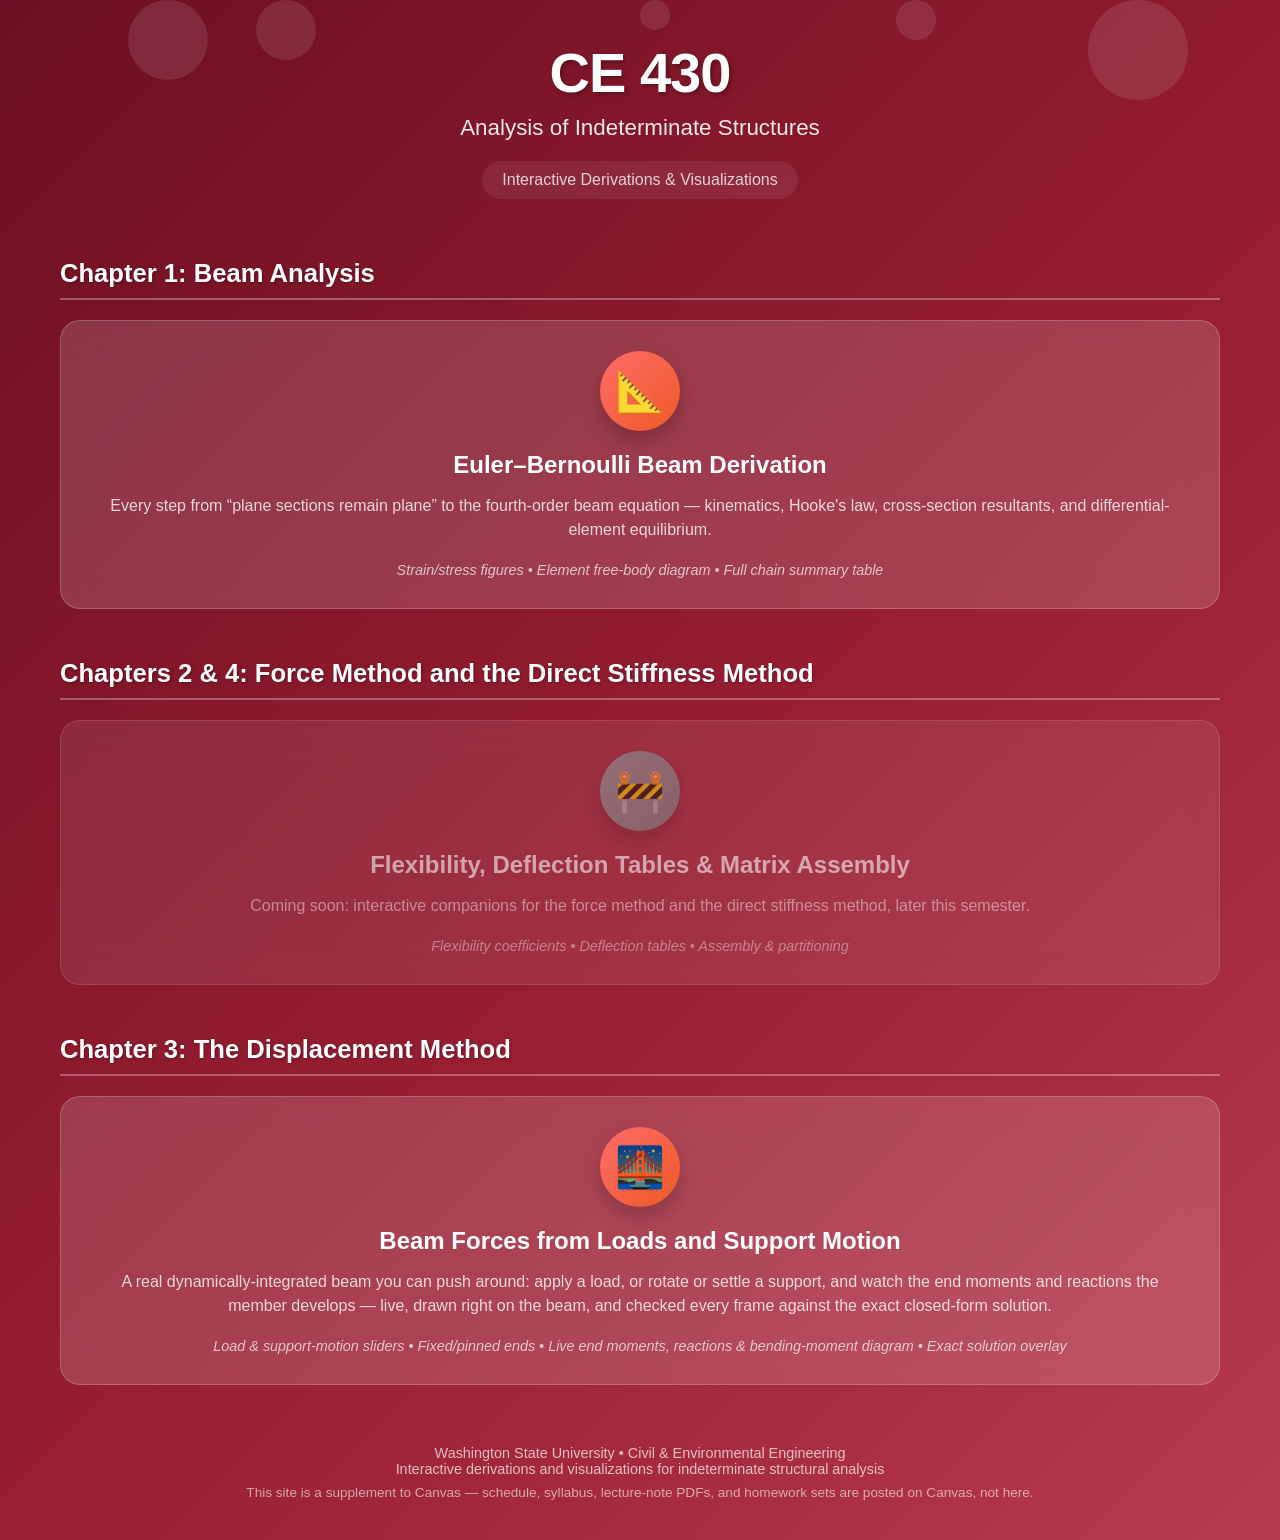
<file: index.html>
<!DOCTYPE html>
<html lang="en">
<head>
    <meta charset="UTF-8">
    <meta name="viewport" content="width=device-width, initial-scale=1.0">
    <title>CE 430 - Analysis of Indeterminate Structures</title>
    <!-- Matomo: CE 512's tracker (matomo.waecoco.com, siteId 12) is
         instructor-owned and course-specific; CE 430 needs its own
         siteId before this can be wired up. Placeholder only. -->
    <!--
    <script>
      var _paq = window._paq = window._paq || [];
      _paq.push(['trackPageView']);
      _paq.push(['enableLinkTracking']);
      (function() {
        var u="https://matomo.waecoco.com/";
        _paq.push(['setTrackerUrl', u+'matomo.php']);
        _paq.push(['setSiteId', 'REPLACE_WITH_CE430_SITE_ID']);
        var d=document, g=d.createElement('script'), s=d.getElementsByTagName('script')[0];
        g.async=true; g.src=u+'matomo.js'; s.parentNode.insertBefore(g,s);
      })();
    </script>
    -->
    <style>
        * {
            margin: 0;
            padding: 0;
            box-sizing: border-box;
        }

        body {
            font-family: 'Segoe UI', Tahoma, Geneva, Verdana, sans-serif;
            background: linear-gradient(135deg, #6d0f22 0%, #981e32 55%, #b83a4e 100%);
            min-height: 100vh;
            overflow-x: hidden;
            position: relative;
        }

        /* Animated background particles */
        .particles {
            position: fixed;
            top: 0;
            left: 0;
            width: 100%;
            height: 100%;
            pointer-events: none;
            z-index: 1;
        }

        .particle {
            position: absolute;
            background: rgba(255, 255, 255, 0.1);
            border-radius: 50%;
            animation: float 6s ease-in-out infinite;
        }

        .particle:nth-child(1) { width: 80px; height: 80px; left: 10%; animation-delay: 0s; }
        .particle:nth-child(2) { width: 60px; height: 60px; left: 20%; animation-delay: -2s; }
        .particle:nth-child(3) { width: 40px; height: 40px; left: 70%; animation-delay: -4s; }
        .particle:nth-child(4) { width: 100px; height: 100px; left: 85%; animation-delay: -1s; }
        .particle:nth-child(5) { width: 30px; height: 30px; left: 50%; animation-delay: -3s; }

        @keyframes float {
            0%, 100% { transform: translateY(0px) rotate(0deg); opacity: 0.3; }
            50% { transform: translateY(-20px) rotate(180deg); opacity: 0.8; }
        }

        /* Structural-analysis equations drifting in the background */
        .equations {
            position: fixed;
            top: 0;
            left: 0;
            width: 100%;
            height: 100%;
            pointer-events: none;
            z-index: 1;
            opacity: 0.05;
            font-size: 24px;
            color: white;
        }

        .equation {
            position: absolute;
            font-family: 'Times New Roman', serif;
            animation: drift 20s linear infinite;
        }

        .equation:nth-child(1) { top: 10%; left: -20%; animation-delay: 0s; }
        .equation:nth-child(2) { top: 30%; left: -30%; animation-delay: -5s; }
        .equation:nth-child(3) { top: 50%; left: -25%; animation-delay: -10s; }
        .equation:nth-child(4) { top: 70%; left: -35%; animation-delay: -15s; }

        @keyframes drift {
            0% { transform: translateX(0); }
            100% { transform: translateX(calc(100vw + 400px)); }
        }

        .container {
            position: relative;
            z-index: 10;
            max-width: 1200px;
            margin: 0 auto;
            padding: 40px 20px;
        }

        .header {
            text-align: center;
            margin-bottom: 60px;
            color: white;
        }

        .title {
            font-size: 3.5rem;
            font-weight: 700;
            margin-bottom: 10px;
            text-shadow: 2px 2px 4px rgba(0, 0, 0, 0.3);
            letter-spacing: -1px;
        }

        .subtitle {
            font-size: 1.4rem;
            font-weight: 300;
            opacity: 0.9;
            margin-bottom: 20px;
        }

        .course-info {
            font-size: 1rem;
            opacity: 0.8;
            background: rgba(255, 255, 255, 0.1);
            padding: 10px 20px;
            border-radius: 25px;
            display: inline-block;
            backdrop-filter: blur(10px);
        }

        .modules-grid {
            display: grid;
            grid-template-columns: repeat(auto-fit, minmax(350px, 1fr));
            gap: 30px;
            margin-top: 20px;
        }

        .chapter-section {
            margin-top: 50px;
        }

        .chapter-section:first-of-type {
            margin-top: 40px;
        }

        .chapter-title {
            color: white;
            font-size: 1.6rem;
            font-weight: 600;
            padding-bottom: 10px;
            border-bottom: 2px solid rgba(255, 255, 255, 0.3);
            text-shadow: 1px 1px 3px rgba(0, 0, 0, 0.3);
        }

        .module-card {
            background: rgba(255, 255, 255, 0.15);
            backdrop-filter: blur(15px);
            border-radius: 20px;
            padding: 30px;
            text-align: center;
            transition: all 0.3s ease;
            border: 1px solid rgba(255, 255, 255, 0.2);
            position: relative;
            overflow: hidden;
            cursor: pointer;
        }

        .module-card:hover {
            transform: translateY(-10px);
            background: rgba(255, 255, 255, 0.25);
            box-shadow: 0 20px 40px rgba(0, 0, 0, 0.2);
        }

        .module-card::before {
            content: '';
            position: absolute;
            top: -2px;
            left: -2px;
            right: -2px;
            bottom: -2px;
            background: linear-gradient(45deg, rgba(255, 255, 255, 0.3), transparent, rgba(255, 255, 255, 0.3));
            border-radius: 22px;
            z-index: -1;
            opacity: 0;
            transition: opacity 0.3s ease;
        }

        .module-card:hover::before {
            opacity: 1;
        }

        .module-icon {
            width: 80px;
            height: 80px;
            margin: 0 auto 20px;
            background: linear-gradient(135deg, #ff6b6b, #ee5a24);
            border-radius: 50%;
            display: flex;
            align-items: center;
            justify-content: center;
            font-size: 2.5rem;
            color: white;
            box-shadow: 0 10px 20px rgba(0, 0, 0, 0.2);
        }

        .module-title {
            font-size: 1.5rem;
            font-weight: 600;
            color: white;
            margin-bottom: 15px;
        }

        .module-description {
            color: rgba(255, 255, 255, 0.8);
            font-size: 1rem;
            line-height: 1.5;
            margin-bottom: 20px;
        }

        .module-topics {
            font-size: 0.9rem;
            color: rgba(255, 255, 255, 0.7);
            font-style: italic;
        }

        .coming-soon {
            opacity: 0.6;
            cursor: not-allowed;
        }

        .coming-soon .module-icon {
            background: linear-gradient(135deg, #95a5a6, #7f8c8d);
        }

        .coming-soon:hover {
            transform: none;
            background: rgba(255, 255, 255, 0.15);
            box-shadow: none;
        }

        .footer {
            text-align: center;
            margin-top: 60px;
            color: rgba(255, 255, 255, 0.7);
            font-size: 0.9rem;
        }

        .footer .canvas-note {
            margin-top: 8px;
            font-size: 0.85rem;
            opacity: 0.85;
        }

        /* Responsive design */
        @media (max-width: 768px) {
            .title {
                font-size: 2.5rem;
            }
            .subtitle {
                font-size: 1.2rem;
            }
            .modules-grid {
                grid-template-columns: 1fr;
            }
            .container {
                padding: 20px 15px;
            }
        }
    </style>
</head>
<body>
    <!-- Animated background particles -->
    <div class="particles">
        <div class="particle"></div>
        <div class="particle"></div>
        <div class="particle"></div>
        <div class="particle"></div>
        <div class="particle"></div>
    </div>

    <!-- Structural-analysis equations background -->
    <div class="equations">
        <div class="equation">EI v'''' = q(x)</div>
        <div class="equation">M = EI &kappa;</div>
        <div class="equation">0 = &theta;&deg; + M&alpha;</div>
        <div class="equation">M&#7522; = (2EI/L)(2&theta;&#7522; + &theta;&#11388; &minus; 3&psi;)</div>
    </div>

    <div class="container">
        <header class="header">
            <h1 class="title">CE 430</h1>
            <h2 class="subtitle">Analysis of Indeterminate Structures</h2>
            <div class="course-info">Interactive Derivations &amp; Visualizations</div>
        </header>

        <div class="chapter-section">
            <h2 class="chapter-title">Chapter 1: Beam Analysis</h2>
            <div class="modules-grid">
                <!-- Euler-Bernoulli beam theory derivation -->
                <div class="module-card" onclick="window.location.href='chapter_1/euler_bernoulli/index.html'">
                    <div class="module-icon">📐</div>
                    <h3 class="module-title">Euler&ndash;Bernoulli Beam Derivation</h3>
                    <p class="module-description">
                        Every step from &ldquo;plane sections remain plane&rdquo; to the fourth-order
                        beam equation &mdash; kinematics, Hooke's law, cross-section resultants, and
                        differential-element equilibrium.
                    </p>
                    <p class="module-topics">
                        Strain/stress figures • Element free-body diagram • Full chain summary table
                    </p>
                </div>
            </div>
        </div>

        <div class="chapter-section">
            <h2 class="chapter-title">Chapters 2 &amp; 4: Force Method and the Direct Stiffness Method</h2>
            <div class="modules-grid">
                <div class="module-card coming-soon">
                    <div class="module-icon">🚧</div>
                    <h3 class="module-title">Flexibility, Deflection Tables &amp; Matrix Assembly</h3>
                    <p class="module-description">
                        Coming soon: interactive companions for the force method and the direct
                        stiffness method, later this semester.
                    </p>
                    <p class="module-topics">
                        Flexibility coefficients • Deflection tables • Assembly &amp; partitioning
                    </p>
                </div>
            </div>
        </div>

        <div class="chapter-section">
            <h2 class="chapter-title">Chapter 3: The Displacement Method</h2>
            <div class="modules-grid">
                <!-- Beam forces: live physics animation -->
                <div class="module-card" onclick="window.location.href='chapter_3/beam_forces/index.html'">
                    <div class="module-icon">🌉</div>
                    <h3 class="module-title">Beam Forces from Loads and Support Motion</h3>
                    <p class="module-description">
                        A real dynamically-integrated beam you can push around: apply a load,
                        or rotate or settle a support, and watch the end moments and reactions
                        the member develops &mdash; live, drawn right on the beam, and checked
                        every frame against the exact closed-form solution.
                    </p>
                    <p class="module-topics">
                        Load &amp; support-motion sliders • Fixed/pinned ends • Live end moments,
                        reactions &amp; bending-moment diagram • Exact solution overlay
                    </p>
                </div>
            </div>
        </div>

        <footer class="footer">
            <p>Washington State University • Civil &amp; Environmental Engineering</p>
            <p>Interactive derivations and visualizations for indeterminate structural analysis</p>
            <p class="canvas-note">This site is a supplement to Canvas &mdash; schedule, syllabus,
            lecture-note PDFs, and homework sets are posted on Canvas, not here.</p>
        </footer>
    </div>

    <script>
        // Add some interactive sparkle effects
        document.addEventListener('mousemove', function(e) {
            if (Math.random() < 0.1) {
                createSparkle(e.clientX, e.clientY);
            }
        });

        function createSparkle(x, y) {
            const sparkle = document.createElement('div');
            sparkle.style.position = 'fixed';
            sparkle.style.left = x + 'px';
            sparkle.style.top = y + 'px';
            sparkle.style.width = '4px';
            sparkle.style.height = '4px';
            sparkle.style.background = 'rgba(255, 255, 255, 0.8)';
            sparkle.style.borderRadius = '50%';
            sparkle.style.pointerEvents = 'none';
            sparkle.style.zIndex = '100';
            sparkle.style.animation = 'sparkle 1s ease-out forwards';

            document.body.appendChild(sparkle);

            setTimeout(() => {
                document.body.removeChild(sparkle);
            }, 1000);
        }

        // Add sparkle animation
        const style = document.createElement('style');
        style.textContent = `
            @keyframes sparkle {
                0% {
                    transform: scale(0) rotate(0deg);
                    opacity: 1;
                }
                100% {
                    transform: scale(1) rotate(180deg);
                    opacity: 0;
                }
            }
        `;
        document.head.appendChild(style);
    </script>
</body>
</html>
</file>
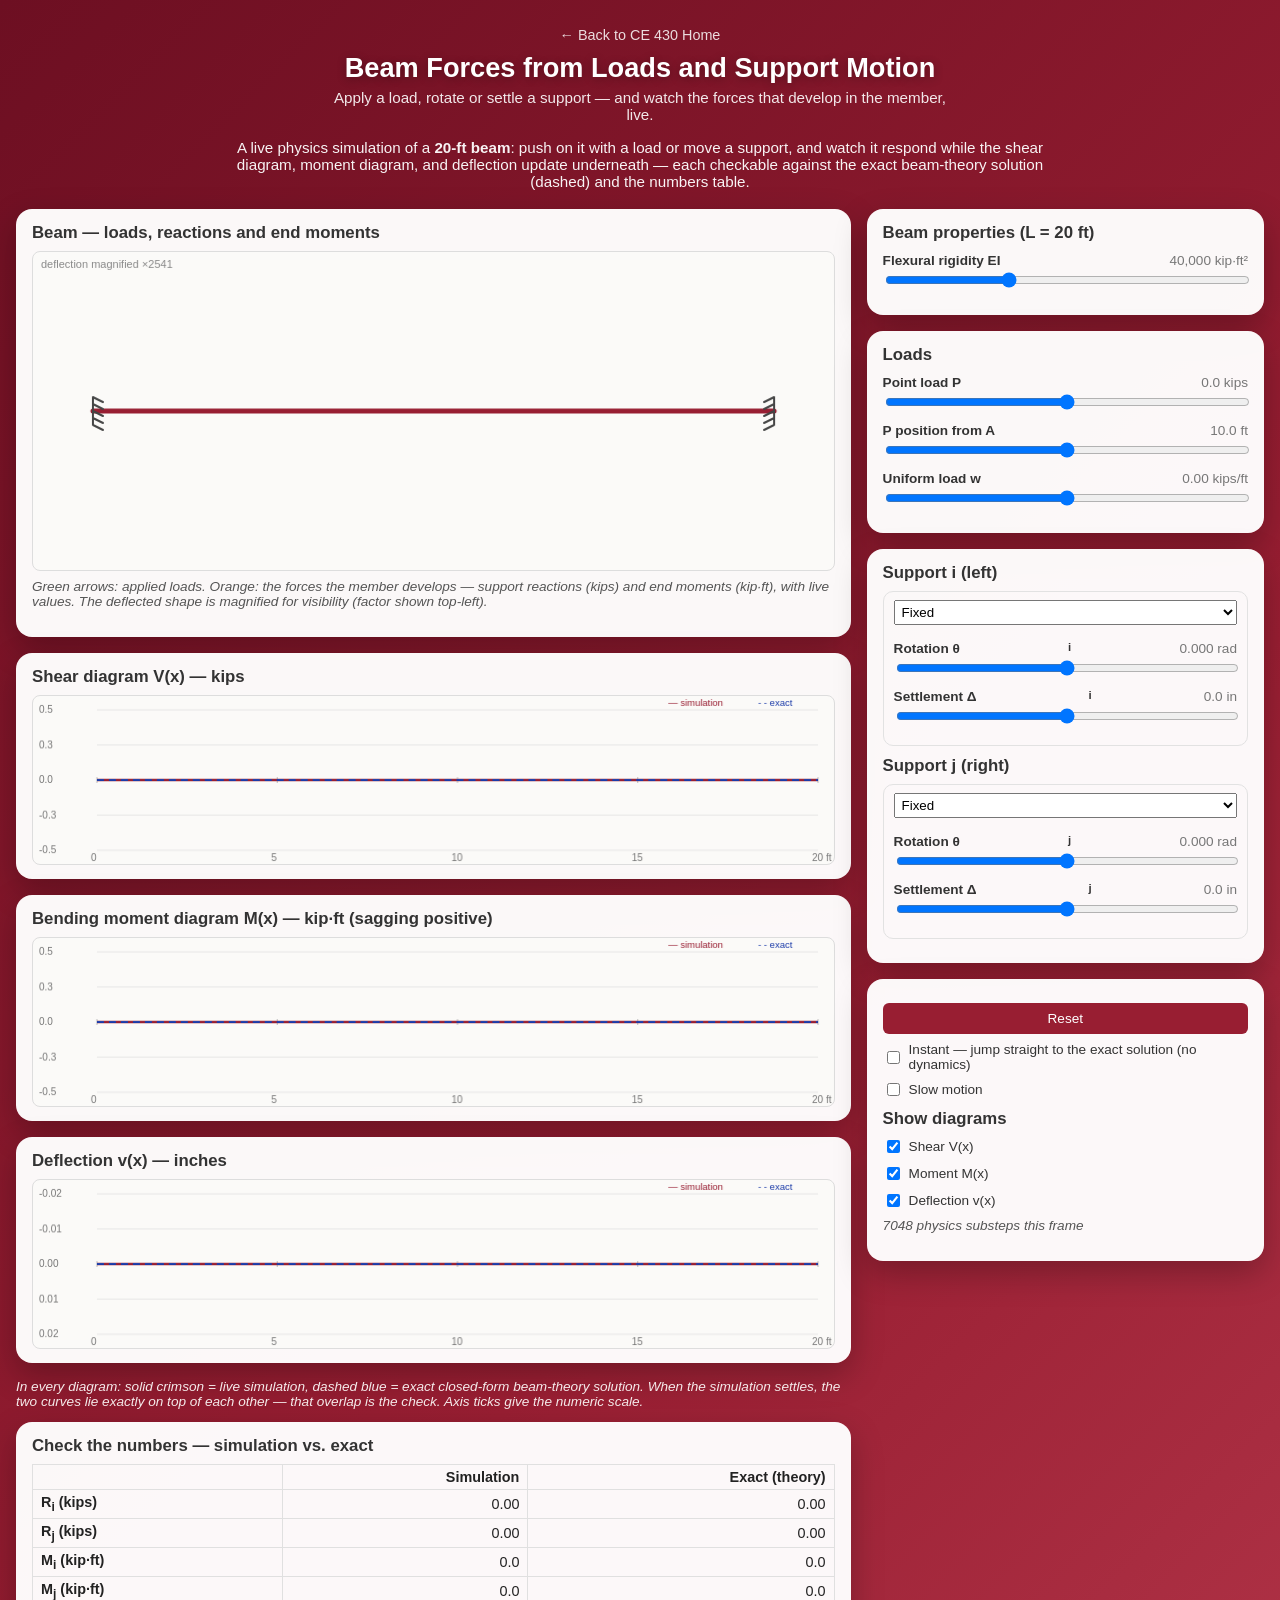
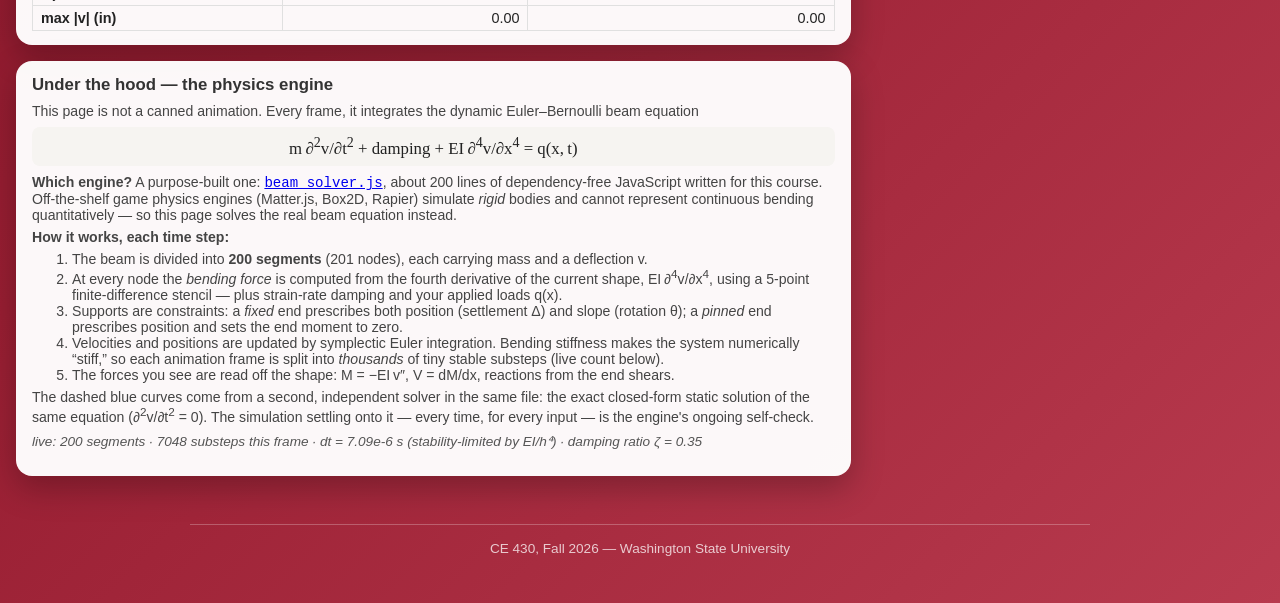
<file: chapter_3/beam_forces/index.html>
<!DOCTYPE html>
<html lang="en">
<head>
<meta charset="UTF-8">
<meta name="viewport" content="width=device-width, initial-scale=1">
<title>CE 430 — Beam Forces from Loads and Support Motion</title>
<style>
  * { box-sizing: border-box; }
  body {
    margin: 0;
    font-family: 'Segoe UI', Tahoma, Geneva, Verdana, sans-serif;
    background: linear-gradient(135deg, #6d0f22 0%, #981e32 55%, #b83a4e 100%);
    min-height: 100vh;
    color: #222;
  }
  header.hero-header {
    text-align: center;
    padding: 1.6rem 1.5rem 1rem;
    color: #fff;
  }
  header.hero-header a.back-link {
    color: rgba(255, 255, 255, 0.85);
    text-decoration: none;
    font-size: 0.9rem;
    display: inline-block;
    margin-bottom: 0.6rem;
  }
  header.hero-header a.back-link:hover { text-decoration: underline; }
  header.hero-header h1 {
    font-size: 1.7rem;
    margin: 0 0 0.3rem;
    text-shadow: 0 2px 10px rgba(0, 0, 0, 0.3);
  }
  header.hero-header p.subtitle-hero {
    font-size: 0.95rem;
    opacity: 0.9;
    margin: 0 auto;
    max-width: 640px;
  }
  .main-container {
    display: grid;
    grid-template-columns: 2.1fr 1fr;
    gap: 16px;
    max-width: 1300px;
    margin: 0 auto 2rem;
    padding: 0 16px;
  }
  @media (max-width: 900px) {
    .main-container { grid-template-columns: 1fr; }
  }
  .box {
    background: rgba(255, 255, 255, 0.97);
    border-radius: 16px;
    padding: 14px 16px;
    box-shadow: 0 12px 32px rgba(0, 0, 0, 0.25);
    margin-bottom: 16px;
  }
  .box h2 {
    margin: 0 0 8px;
    font-size: 1.05rem;
    color: #333;
  }
  canvas { display: block; width: 100%; background: #fbfaf8; border-radius: 8px; }
  #beamCanvas { height: 320px; border: 1px solid #ddd; }
  #shearCanvas, #momentCanvas, #deflCanvas { height: 170px; border: 1px solid #ddd; }
  table.check-table {
    width: 100%;
    border-collapse: collapse;
    font-size: 0.9rem;
  }
  table.check-table th, table.check-table td {
    border: 1px solid #e0e0e0;
    padding: 4px 8px;
    text-align: right;
  }
  table.check-table td:first-child, table.check-table th:first-child {
    text-align: left;
    font-weight: 600;
  }
  .caption {
    font-size: 0.85rem;
    color: #555;
    margin-top: 8px;
    font-style: italic;
  }
  .intro {
    color: #fff;
    max-width: 900px;
    margin: 0 auto 1.2rem;
    text-align: center;
    font-size: 0.95rem;
    opacity: 0.95;
    padding: 0 16px;
  }
  .control-group {
    margin: 10px 0;
    font-size: 0.85rem;
  }
  .control-group label {
    display: flex;
    justify-content: space-between;
    font-weight: 600;
    color: #333;
    margin-bottom: 2px;
  }
  .control-group input[type="range"] { width: 100%; }
  .control-group .val { font-weight: 400; color: #777; }
  .end-group {
    border: 1px solid #e2e2e2;
    border-radius: 10px;
    padding: 8px 10px;
    margin-bottom: 10px;
  }
  .end-group h3 {
    margin: 0 0 6px;
    font-size: 0.9rem;
    color: var(--accent, #981e32);
  }
  select { width: 100%; padding: 3px; margin-bottom: 6px; }
  .btn-row { display: flex; gap: 8px; margin-top: 10px; }
  button {
    flex: 1;
    background: #981e32;
    color: #fff;
    border: none;
    border-radius: 6px;
    padding: 8px 10px;
    font-size: 0.85rem;
    cursor: pointer;
  }
  button:hover { opacity: 0.85; }
  label.toggle {
    display: flex;
    align-items: center;
    gap: 6px;
    font-weight: 400;
    font-size: 0.85rem;
    color: #333;
    margin-top: 8px;
  }
  .legend {
    display: flex;
    justify-content: space-between;
    font-size: 0.72rem;
    color: #666;
    margin-top: 2px;
  }
  .legend-bar {
    height: 8px;
    border-radius: 4px;
    background: linear-gradient(90deg, #2b6cb0 0%, #f5f5f0 50%, #c0392b 100%);
    margin-top: 4px;
  }
  .engine-text { font-size: 0.88rem; color: #444; margin: 6px 0; }
  .engine-eq {
    font-family: 'Times New Roman', serif;
    font-size: 1.05rem;
    text-align: center;
    color: #222;
    background: #f6f4f1;
    border-radius: 8px;
    padding: 8px;
    margin: 8px 0;
  }
  footer.site-footer {
    max-width: 900px;
    margin: 0 auto;
    padding: 1rem 1.5rem 3rem;
    font-family: Arial, Helvetica, sans-serif;
    color: rgba(255, 255, 255, 0.75);
    font-size: 0.85rem;
    border-top: 1px solid rgba(255, 255, 255, 0.25);
    text-align: center;
  }
</style>
</head>
<body>
<header class="hero-header">
<a class="back-link" href="../../index.html">&larr; Back to CE 430 Home</a>
<h1>Beam Forces from Loads and Support Motion</h1>
<p class="subtitle-hero">Apply a load, rotate or settle a support &mdash;
and watch the forces that develop in the member, live.</p>
</header>

<p class="intro">A live physics simulation of a <strong>20-ft
beam</strong>: push on it with a load or move a support, and watch it
respond while the shear diagram, moment diagram, and deflection update
underneath &mdash; each checkable against the exact beam-theory
solution (dashed) and the numbers table.</p>

<div class="main-container">
  <div>
    <div class="box">
      <h2>Beam &mdash; loads, reactions and end moments</h2>
      <canvas id="beamCanvas"></canvas>
      <p class="caption">Green arrows: applied loads. Orange: the forces
      the member develops &mdash; support reactions (kips) and end
      moments (kip&middot;ft), with live values. The deflected shape is
      magnified for visibility (factor shown top-left).</p>
    </div>
    <div class="box" id="boxShear">
      <h2>Shear diagram V(x) &mdash; kips</h2>
      <canvas id="shearCanvas"></canvas>
    </div>
    <div class="box" id="boxMoment">
      <h2>Bending moment diagram M(x) &mdash; kip&middot;ft (sagging positive)</h2>
      <canvas id="momentCanvas"></canvas>
    </div>
    <div class="box" id="boxDefl">
      <h2>Deflection v(x) &mdash; inches</h2>
      <canvas id="deflCanvas"></canvas>
    </div>
    <p class="caption" style="color:#f5eaea">In every diagram: solid
    crimson = live simulation, dashed blue = exact closed-form
    beam-theory solution. When the simulation settles, the two curves
    lie exactly on top of each other &mdash; that overlap is the check.
    Axis ticks give the numeric scale.</p>
    <div class="box">
      <h2>Check the numbers &mdash; simulation vs. exact</h2>
      <table class="check-table" id="checkTable">
        <thead><tr><th></th><th>Simulation</th><th>Exact (theory)</th></tr></thead>
        <tbody>
          <tr><td>R<sub>i</sub> (kips)</td><td id="cRiS"></td><td id="cRiT"></td></tr>
          <tr><td>R<sub>j</sub> (kips)</td><td id="cRjS"></td><td id="cRjT"></td></tr>
          <tr><td>M<sub>i</sub> (kip&middot;ft)</td><td id="cMiS"></td><td id="cMiT"></td></tr>
          <tr><td>M<sub>j</sub> (kip&middot;ft)</td><td id="cMjS"></td><td id="cMjT"></td></tr>
          <tr><td>max |v| (in)</td><td id="cVmS"></td><td id="cVmT"></td></tr>
        </tbody>
      </table>
    </div>
    <div class="box">
      <h2>Under the hood &mdash; the physics engine</h2>
      <p class="engine-text">This page is not a canned animation. Every
      frame, it integrates the dynamic Euler&ndash;Bernoulli beam
      equation</p>
      <p class="engine-eq">m&thinsp;&part;<sup>2</sup>v/&part;t<sup>2</sup>
      + damping + EI&thinsp;&part;<sup>4</sup>v/&part;x<sup>4</sup> = q(x,&thinsp;t)</p>
      <p class="engine-text"><strong>Which engine?</strong> A
      purpose-built one: <a href="beam_solver.js"><code>beam_solver.js</code></a>,
      about 200 lines of dependency-free JavaScript written for this
      course. Off-the-shelf game physics engines (Matter.js, Box2D,
      Rapier) simulate <em>rigid</em> bodies and cannot represent
      continuous bending quantitatively &mdash; so this page solves the
      real beam equation instead.</p>
      <p class="engine-text"><strong>How it works, each time step:</strong></p>
      <ol class="engine-text">
        <li>The beam is divided into <strong>200 segments</strong>
        (201 nodes), each carrying mass and a deflection v.</li>
        <li>At every node the <em>bending force</em> is computed from
        the fourth derivative of the current shape,
        EI&thinsp;&part;<sup>4</sup>v/&part;x<sup>4</sup>, using a
        5-point finite-difference stencil &mdash; plus strain-rate
        damping and your applied loads q(x).</li>
        <li>Supports are constraints: a <em>fixed</em> end prescribes
        both position (settlement &Delta;) and slope (rotation
        &theta;); a <em>pinned</em> end prescribes position and sets
        the end moment to zero.</li>
        <li>Velocities and positions are updated by symplectic Euler
        integration. Bending stiffness makes the system numerically
        &ldquo;stiff,&rdquo; so each animation frame is split into
        <em>thousands</em> of tiny stable substeps (live count
        below).</li>
        <li>The forces you see are read off the shape:
        M&nbsp;=&nbsp;&minus;EI&thinsp;v&Prime;, V&nbsp;=&nbsp;dM/dx,
        reactions from the end shears.</li>
      </ol>
      <p class="engine-text">The dashed blue curves come from a second,
      independent solver in the same file: the exact closed-form static
      solution of the same equation
      (&part;<sup>2</sup>v/&part;t<sup>2</sup> = 0). The simulation
      settling onto it &mdash; every time, for every input &mdash; is
      the engine's ongoing self-check.</p>
      <p class="caption" id="engineInfo">engine starting&hellip;</p>
    </div>
  </div>

  <div>
    <div class="box">
      <h2>Beam properties (L = 20 ft)</h2>
      <div class="control-group">
        <label>Flexural rigidity EI <span class="val" id="valEI">40,000 kip&middot;ft&sup2;</span></label>
        <input type="range" id="sliderEI" min="10000" max="100000" step="5000" value="40000">
      </div>
    </div>

    <div class="box">
      <h2>Loads</h2>
      <div class="control-group">
        <label>Point load P <span class="val" id="valP">0.0 kips</span></label>
        <input type="range" id="sliderP" min="-20" max="20" step="0.5" value="0">
      </div>
      <div class="control-group">
        <label>P position from A <span class="val" id="valXP">10.0 ft</span></label>
        <input type="range" id="sliderXP" min="0.05" max="0.95" step="0.01" value="0.5">
      </div>
      <div class="control-group">
        <label>Uniform load w <span class="val" id="valW">0.0 kips/ft</span></label>
        <input type="range" id="sliderW" min="-5" max="5" step="0.25" value="0">
      </div>
    </div>

    <div class="box">
      <h2>Support i (left)</h2>
      <div class="end-group">
        <select id="typeI">
          <option value="fixed">Fixed</option>
          <option value="pinned">Pinned</option>
        </select>
        <div class="control-group">
          <label>Rotation &theta;<sub>i</sub> <span class="val" id="valThetaI">0.000 rad</span></label>
          <input type="range" id="sliderThetaI" min="-0.05" max="0.05" step="0.002" value="0">
        </div>
        <div class="control-group">
          <label>Settlement &Delta;<sub>i</sub> <span class="val" id="valDeltaI">0.0 in</span></label>
          <input type="range" id="sliderDeltaI" min="-3" max="3" step="0.1" value="0">
        </div>
      </div>
      <h2>Support j (right)</h2>
      <div class="end-group">
        <select id="typeJ">
          <option value="fixed">Fixed</option>
          <option value="pinned">Pinned</option>
        </select>
        <div class="control-group">
          <label>Rotation &theta;<sub>j</sub> <span class="val" id="valThetaJ">0.000 rad</span></label>
          <input type="range" id="sliderThetaJ" min="-0.05" max="0.05" step="0.002" value="0">
        </div>
        <div class="control-group">
          <label>Settlement &Delta;<sub>j</sub> <span class="val" id="valDeltaJ">0.0 in</span></label>
          <input type="range" id="sliderDeltaJ" min="-3" max="3" step="0.1" value="0">
        </div>
      </div>
    </div>

    <div class="box">
      <div class="btn-row">
        <button id="btnReset">Reset</button>
      </div>
      <label class="toggle"><input type="checkbox" id="chkInstant"> Instant &mdash; jump straight to the exact solution (no dynamics)</label>
      <label class="toggle"><input type="checkbox" id="chkSlow"> Slow motion</label>
      <h2 style="margin-top:10px">Show diagrams</h2>
      <label class="toggle"><input type="checkbox" id="chkShear" checked> Shear V(x)</label>
      <label class="toggle"><input type="checkbox" id="chkMoment" checked> Moment M(x)</label>
      <label class="toggle"><input type="checkbox" id="chkDefl" checked> Deflection v(x)</label>
      <p class="caption" id="substepInfo"></p>
    </div>
  </div>
</div>

<footer class="site-footer">
CE 430, Fall 2026 — Washington State University
</footer>

<script src="beam_solver.js"></script>
<script>
(function () {
  'use strict';

  // Real units: length ft, force kips, moment kip*ft, EI kip*ft^2.
  // (mLin and zeta shape the transient only, not any settled value.)
  const ZETA = 0.35;
  const solver = new BeamSolver({ N: 200, L: 20, EI: 40000, mLin: 1, zeta: ZETA });
  solver.setBoundary({ type: 'fixed', theta: 0, delta: 0 }, { type: 'fixed', theta: 0, delta: 0 });
  solver.snapBoundary();

  const beamCanvas = document.getElementById('beamCanvas');
  const shearCanvas = document.getElementById('shearCanvas');
  const momentCanvas = document.getElementById('momentCanvas');
  const deflCanvas = document.getElementById('deflCanvas');
  const beamCtx = beamCanvas.getContext('2d');
  const shearCtx = shearCanvas.getContext('2d');
  const momentCtx = momentCanvas.getContext('2d');
  const deflCtx = deflCanvas.getContext('2d');

  function fitCanvas(c) {
    const rect = c.getBoundingClientRect();
    const dpr = window.devicePixelRatio || 1;
    c.width = Math.max(200, rect.width * dpr);
    c.height = Math.max(120, rect.height * dpr);
    return dpr;
  }

  const ui = {
    P: document.getElementById('sliderP'),
    xP: document.getElementById('sliderXP'),
    w: document.getElementById('sliderW'),
    EI: document.getElementById('sliderEI'),
    typeI: document.getElementById('typeI'),
    thetaI: document.getElementById('sliderThetaI'),
    deltaI: document.getElementById('sliderDeltaI'),
    typeJ: document.getElementById('typeJ'),
    thetaJ: document.getElementById('sliderThetaJ'),
    deltaJ: document.getElementById('sliderDeltaJ'),
    slow: document.getElementById('chkSlow'),
    instant: document.getElementById('chkInstant'),
    reset: document.getElementById('btnReset'),
    shear: document.getElementById('chkShear'),
    moment: document.getElementById('chkMoment'),
    defl: document.getElementById('chkDefl'),
  };
  const out = {
    P: document.getElementById('valP'),
    xP: document.getElementById('valXP'),
    w: document.getElementById('valW'),
    EI: document.getElementById('valEI'),
    thetaI: document.getElementById('valThetaI'),
    deltaI: document.getElementById('valDeltaI'),
    thetaJ: document.getElementById('valThetaJ'),
    deltaJ: document.getElementById('valDeltaJ'),
    substep: document.getElementById('substepInfo'),
  };
  const check = {};
  ['cRiS','cRiT','cRjS','cRjT','cMiS','cMiT','cMjS','cMjT','cVmS','cVmT'].forEach(
    (id) => { check[id] = document.getElementById(id); });

  function updateThetaEnabled() {
    ui.thetaI.disabled = ui.typeI.value !== 'fixed';
    ui.thetaJ.disabled = ui.typeJ.value !== 'fixed';
    if (ui.typeI.value !== 'fixed') { ui.thetaI.value = 0; out.thetaI.textContent = '0.000 rad'; }
    if (ui.typeJ.value !== 'fixed') { ui.thetaJ.value = 0; out.thetaJ.textContent = '0.000 rad'; }
  }

  function readControls() {
    const P = parseFloat(ui.P.value);            // kips
    const xP = parseFloat(ui.xP.value) * solver.L; // ft
    const w = parseFloat(ui.w.value);            // kips/ft
    const EI = parseFloat(ui.EI.value);          // kip*ft^2
    out.P.textContent = P.toFixed(1) + ' kips';
    out.xP.textContent = xP.toFixed(1) + ' ft';
    out.w.textContent = w.toFixed(2) + ' kips/ft';
    out.EI.textContent = EI.toLocaleString('en-US') + ' kip·ft²';
    solver.setLoad({ P, xP, w });
    solver.EI = EI;
    solver.mu = 2 * ZETA * Math.sqrt(EI * solver.mLin); // keep zeta as EI changes

    const thetaI = parseFloat(ui.thetaI.value);      // rad
    const deltaI = parseFloat(ui.deltaI.value) / 12; // in -> ft
    const thetaJ = parseFloat(ui.thetaJ.value);
    const deltaJ = parseFloat(ui.deltaJ.value) / 12;
    out.thetaI.textContent = thetaI.toFixed(3) + ' rad';
    out.deltaI.textContent = (deltaI * 12).toFixed(1) + ' in';
    out.thetaJ.textContent = thetaJ.toFixed(3) + ' rad';
    out.deltaJ.textContent = (deltaJ * 12).toFixed(1) + ' in';

    solver.setBoundary(
      { type: ui.typeI.value, theta: thetaI, delta: deltaI },
      { type: ui.typeJ.value, theta: thetaJ, delta: deltaJ }
    );
  }

  function updatePanels() {
    document.getElementById('boxShear').style.display = ui.shear.checked ? '' : 'none';
    document.getElementById('boxMoment').style.display = ui.moment.checked ? '' : 'none';
    document.getElementById('boxDefl').style.display = ui.defl.checked ? '' : 'none';
  }
  [ui.shear, ui.moment, ui.defl].forEach((el) => el.addEventListener('change', updatePanels));

  [ui.P, ui.xP, ui.w, ui.EI, ui.thetaI, ui.deltaI, ui.thetaJ, ui.deltaJ].forEach((el) =>
    el.addEventListener('input', readControls)
  );
  [ui.typeI, ui.typeJ].forEach((el) =>
    el.addEventListener('change', () => {
      updateThetaEnabled();
      readControls();
    })
  );
  ui.reset.addEventListener('click', () => {
    ui.P.value = 0; ui.xP.value = 0.5; ui.w.value = 0; ui.EI.value = 40000;
    ui.typeI.value = 'fixed'; ui.thetaI.value = 0; ui.deltaI.value = 0;
    ui.typeJ.value = 'fixed'; ui.thetaJ.value = 0; ui.deltaJ.value = 0;
    updateThetaEnabled();
    readControls();
    solver.snapBoundary(); // otherwise old settlement/rotation ease back in
    solver.v.fill(0);
    solver.vel.fill(0);
    solver.v[0] = solver.endI.delta;
    solver.v[solver.N] = solver.endJ.delta;
  });

  function drawSupport(ctx, x, y, type, mirrored) {
    ctx.save();
    ctx.translate(x, y);
    ctx.strokeStyle = '#444';
    ctx.fillStyle = '#444';
    ctx.lineWidth = 2;
    if (type === 'pinned') {
      ctx.beginPath();
      ctx.moveTo(0, 0);
      ctx.lineTo(-10, 18);
      ctx.lineTo(10, 18);
      ctx.closePath();
      ctx.stroke();
    } else {
      ctx.beginPath();
      const dx = mirrored ? -1 : 1;
      ctx.moveTo(0, -14);
      ctx.lineTo(0, 14);
      for (let i = -14; i <= 14; i += 7) {
        ctx.moveTo(0, i);
        ctx.lineTo(dx * 10, i + 5);
      }
      ctx.stroke();
    }
    ctx.restore();
  }

  let dispScale = null; // eased px-per-ft for the beam's deflection display
  function draw() {
    const dprB = fitCanvas(beamCanvas);
    const W = beamCanvas.width, H = beamCanvas.height;
    beamCtx.clearRect(0, 0, W, H);

    const marginX = 60 * dprB, marginY = 46 * dprB;
    const plotW = W - 2 * marginX, plotH = H - 2 * marginY;
    const theory = solver.staticTheory();
    // in instant mode the shape IS the sampled exact solution, but FD
    // ghost values at fixed ends are only first-order accurate there --
    // so display the ANALYTIC forces, not finite differences of them
    const forces = ui.instant.checked
      ? { M: theory.M, V: theory.V, Mi: theory.M[0], Mj: theory.M[solver.N],
          Ri: theory.V[0], Rj: -theory.V[solver.N] }
      : solver.forces();

    // auto-magnified deflection scale, displayed for honesty; zooming
    // OUT (shrinking scale) is immediate so the shape can never leave
    // the canvas, zooming IN is eased so it doesn't jitter
    let maxV = 1e-3;
    for (let k = 0; k <= solver.N; k++)
      maxV = Math.max(maxV, Math.abs(solver.v[k]), Math.abs(theory.v[k]));
    const targetScale = (0.38 * plotH) / maxV;
    dispScale = dispScale === null || targetScale < dispScale
      ? targetScale
      : dispScale + (targetScale - dispScale) * 0.08;
    const xToPx = (x) => marginX + (x / solver.L) * plotW;
    const vToPx = (v) => marginY + plotH / 2 + v * dispScale;
    const mag = dispScale / (plotW / solver.L);
    beamCtx.fillStyle = '#888';
    beamCtx.font = `${11 * dprB}px sans-serif`;
    beamCtx.fillText('deflection magnified ×' + (mag < 10 ? mag.toFixed(1) : Math.round(mag)), 8 * dprB, 16 * dprB);

    // undeformed reference line
    beamCtx.strokeStyle = '#ccc';
    beamCtx.setLineDash([4 * dprB, 4 * dprB]);
    beamCtx.lineWidth = 1;
    beamCtx.beginPath();
    beamCtx.moveTo(xToPx(0), vToPx(0));
    beamCtx.lineTo(xToPx(solver.L), vToPx(0));
    beamCtx.stroke();
    beamCtx.setLineDash([]);

    // beam: plain single-color deformed shape
    beamCtx.strokeStyle = '#981e32';
    beamCtx.lineWidth = 5 * dprB;
    beamCtx.lineCap = 'round';
    beamCtx.beginPath();
    for (let k = 0; k <= solver.N; k++) {
      const px = xToPx((k * solver.L) / solver.N), py = vToPx(solver.v[k]);
      if (k === 0) beamCtx.moveTo(px, py); else beamCtx.lineTo(px, py);
    }
    beamCtx.stroke();

    // supports
    drawSupport(beamCtx, xToPx(0), vToPx(solver.v[0]), solver.endI.type, false);
    drawSupport(beamCtx, xToPx(solver.L), vToPx(solver.v[solver.N]), solver.endJ.type, true);

    // --- developed forces (orange): end moments as curved arrows,
    // support reactions as straight arrows, with live magnitudes ---
    const FORCE = '#c2570a';
    beamCtx.strokeStyle = FORCE;
    beamCtx.fillStyle = FORCE;
    beamCtx.font = `${12 * dprB}px sans-serif`;
    function momentArc(xPix, yPix, M, label, isRightEnd) {
      if (Math.abs(M) < 0.5) return; // kip·ft display threshold
      const r = 22 * dprB;
      // Sense of the SUPPORT COUPLE on the beam. Derivation (sagging-
      // positive M, canvas y down): at the left end a hogging (M<0)
      // moment means the support couple appears clockwise on screen;
      // at the right end the same sagging-sign couple appears with the
      // OPPOSITE screen sense (mirror symmetry).
      const ccw = isRightEnd ? M < 0 : M > 0;
      const a0 = -0.75 * Math.PI, a1 = 0.25 * Math.PI;
      beamCtx.lineWidth = 2.5 * dprB;
      beamCtx.beginPath();
      beamCtx.arc(xPix, yPix, r, a0, a1, ccw);
      beamCtx.stroke();
      // arrowhead at the true END of the traversal (a1 for both senses),
      // pointing along the direction of motion there
      const hx = xPix + r * Math.cos(a1), hy = yPix + r * Math.sin(a1);
      const aBefore = ccw ? a1 + 0.28 : a1 - 0.28;
      const bx = xPix + r * Math.cos(aBefore), by = yPix + r * Math.sin(aBefore);
      let tx = hx - bx, ty = hy - by;
      const tl = Math.hypot(tx, ty) || 1; tx /= tl; ty /= tl;
      const wing = 7 * dprB, spread = 0.45;
      beamCtx.beginPath();
      beamCtx.moveTo(hx - wing * (tx * Math.cos(spread) - ty * Math.sin(spread)),
                     hy - wing * (tx * Math.sin(spread) + ty * Math.cos(spread)));
      beamCtx.lineTo(hx, hy);
      beamCtx.lineTo(hx - wing * (tx * Math.cos(-spread) - ty * Math.sin(-spread)),
                     hy - wing * (tx * Math.sin(-spread) + ty * Math.cos(-spread)));
      beamCtx.stroke();
      const txt = `${label} = ${M.toFixed(1)} kip·ft`;
      const tw = beamCtx.measureText(txt).width;
      const lx = isRightEnd ? Math.min(xPix - 24 * dprB, W - tw - 4 * dprB) : xPix - 24 * dprB;
      beamCtx.fillText(txt, Math.max(2 * dprB, lx), yPix - r - 8 * dprB);
    }
    function reactionArrow(xPix, yPix, R, label, isRightEnd) {
      if (Math.abs(R) < 0.25) return; // kips display threshold
      const len = Math.min(46, 18 + 0.6 * Math.abs(R)) * dprB;
      const dir = R > 0 ? -1 : 1; // upward reaction drawn pointing up (canvas -y)
      const yTail = yPix + 24 * dprB;
      beamCtx.lineWidth = 2.5 * dprB;
      beamCtx.beginPath();
      beamCtx.moveTo(xPix, yTail + (dir === -1 ? len : 0));
      beamCtx.lineTo(xPix, yTail + (dir === -1 ? 0 : len));
      beamCtx.stroke();
      const yHead = yTail + (dir === -1 ? 0 : len);
      beamCtx.beginPath();
      beamCtx.moveTo(xPix - 5 * dprB, yHead - dir * 7 * dprB);
      beamCtx.lineTo(xPix, yHead);
      beamCtx.lineTo(xPix + 5 * dprB, yHead - dir * 7 * dprB);
      beamCtx.stroke();
      const txt = `${label} = ${R.toFixed(1)} kips`;
      const tw = beamCtx.measureText(txt).width;
      const lx = isRightEnd ? xPix - tw - 8 * dprB : xPix + 8 * dprB;
      beamCtx.fillText(txt, lx, yTail + len + 12 * dprB);
    }
    momentArc(xToPx(0), vToPx(solver.v[0]), forces.Mi, 'Mᵢ', false);
    momentArc(xToPx(solver.L), vToPx(solver.v[solver.N]), forces.Mj, 'Mⱼ', true);
    reactionArrow(xToPx(0), vToPx(solver.v[0]), forces.Ri, 'Rᵢ', false);
    reactionArrow(xToPx(solver.L), vToPx(solver.v[solver.N]), forces.Rj, 'Rⱼ', true);

    // point load arrow
    if (Math.abs(solver.P) > 1e-6) {
      const xp = solver.xP;
      const kp = Math.round(xp / solver.h);
      const vAt = solver.v[kp];
      const dir = solver.P > 0 ? 1 : -1;
      const len = 26 * dprB;
      beamCtx.strokeStyle = '#1a7f37';
      beamCtx.fillStyle = '#1a7f37';
      beamCtx.lineWidth = 2.5 * dprB;
      const y0 = vToPx(vAt) - dir * len;
      const y1 = vToPx(vAt) - dir * 4;
      beamCtx.beginPath();
      beamCtx.moveTo(xToPx(xp), y0);
      beamCtx.lineTo(xToPx(xp), y1);
      beamCtx.moveTo(xToPx(xp) - 5, y1 - dir * 7);
      beamCtx.lineTo(xToPx(xp), y1);
      beamCtx.lineTo(xToPx(xp) + 5, y1 - dir * 7);
      beamCtx.stroke();
    }

    // uniform load arrows
    if (Math.abs(solver.w) > 1e-6) {
      const dir = solver.w > 0 ? 1 : -1;
      beamCtx.strokeStyle = '#1a7f37';
      beamCtx.lineWidth = 1.5 * dprB;
      for (let f = 0.08; f <= 0.92; f += 0.12) {
        const x = f * solver.L;
        const k = Math.round(x / solver.h);
        const vAt = solver.v[k];
        const y0 = vToPx(vAt) - dir * 16 * dprB;
        const y1 = vToPx(vAt) - dir * 3;
        beamCtx.beginPath();
        beamCtx.moveTo(xToPx(x), y0);
        beamCtx.lineTo(xToPx(x), y1);
        beamCtx.moveTo(xToPx(x) - 3, y1 - dir * 5);
        beamCtx.lineTo(xToPx(x), y1);
        beamCtx.lineTo(xToPx(x) + 3, y1 - dir * 5);
        beamCtx.stroke();
      }
    }

    // --- diagrams: shear V(x), moment M(x), deflection v(x) ---
    // each: solid crimson = simulation, dark dashed = exact theory,
    // numeric y-axis ticks so values can be read off and checked
    const diagScales = draw._scales || (draw._scales = {});
    function diagram(canvas, ctx, key, sim, th, fmt, downPositive) {
      const dpr = fitCanvas(canvas);
      const Wd = canvas.width, Hd = canvas.height;
      ctx.clearRect(0, 0, Wd, Hd);
      const mX = 64 * dpr, mY = 14 * dpr;
      const pW = Wd - mX - 16 * dpr, pH = Hd - 2 * mY;
      let amax = 1e-9;
      for (let k = 0; k < sim.length; k++) amax = Math.max(amax, Math.abs(sim[k]), Math.abs(th[k]));
      amax *= 1.15;
      amax = Math.max(amax, key === 'v' ? 0.02 : 0.5); // display floor
      const prev = diagScales[key];
      // expanding to contain the data is IMMEDIATE (no clipping);
      // shrinking back down is eased so the plot doesn't jitter
      const scale = (diagScales[key] =
        !prev || amax > prev ? amax : prev + (amax - prev) * 0.15);
      const sgn = downPositive ? 1 : -1; // deflection drawn down-positive
      const xPx = (k) => mX + (k / solver.N) * pW;
      const yPx = (val) => mY + pH / 2 + sgn * (val / scale) * (pH / 2);
      // gridlines + numeric ticks so the result is checkable
      ctx.font = `${10 * dpr}px sans-serif`;
      for (const f of [-1, -0.5, 0, 0.5, 1]) {
        const val = f * scale, y = yPx(val);
        ctx.strokeStyle = f === 0 ? '#999' : '#e6e6e6';
        ctx.setLineDash(f === 0 ? [4 * dpr, 4 * dpr] : []);
        ctx.beginPath(); ctx.moveTo(mX, y); ctx.lineTo(mX + pW, y); ctx.stroke();
        ctx.setLineDash([]);
        ctx.fillStyle = '#777';
        ctx.fillText(fmt(val), 6 * dpr, y + 3 * dpr);
      }
      // x-axis ticks (ft)
      ctx.fillStyle = '#777';
      const yBase = mY + pH / 2;
      for (let xf = 0; xf <= 20; xf += 5) {
        const px = mX + (xf / solver.L) * pW;
        ctx.strokeStyle = '#bbb';
        ctx.beginPath(); ctx.moveTo(px, yBase - 3 * dpr); ctx.lineTo(px, yBase + 3 * dpr); ctx.stroke();
        ctx.fillText(xf + (xf === 20 ? ' ft' : ''), px - 6 * dpr, Hd - 3 * dpr);
      }
      // textbook-style shading (V and M): fill the area between the
      // curve and the zero baseline, closed by vertical end ordinates
      if (key !== 'v') {
        ctx.fillStyle = 'rgba(152, 30, 50, 0.16)';
        ctx.beginPath();
        ctx.moveTo(xPx(0), yPx(0));
        for (let k = 0; k < sim.length; k++) ctx.lineTo(xPx(k), yPx(sim[k]));
        ctx.lineTo(xPx(sim.length - 1), yPx(0));
        ctx.closePath();
        ctx.fill();
      }
      // live simulation curve
      ctx.strokeStyle = '#981e32';
      ctx.lineWidth = 2.5 * dpr;
      ctx.beginPath();
      for (let k = 0; k < sim.length; k++) {
        if (k === 0) ctx.moveTo(xPx(k), yPx(sim[k])); else ctx.lineTo(xPx(k), yPx(sim[k]));
      }
      ctx.stroke();
      // vertical end-ordinate closure lines (textbook convention)
      if (key !== 'v') {
        ctx.beginPath();
        ctx.moveTo(xPx(0), yPx(0)); ctx.lineTo(xPx(0), yPx(sim[0]));
        ctx.moveTo(xPx(sim.length - 1), yPx(0)); ctx.lineTo(xPx(sim.length - 1), yPx(sim[sim.length - 1]));
        ctx.stroke();
      }
      // ordinate value labels at the ends and the extremum
      ctx.fillStyle = '#5a1220';
      ctx.font = `${10.5 * dpr}px sans-serif`;
      const annThresh = key === 'v' ? 0.02 : 0.5;
      const annot = (k) => {
        const val = sim[k];
        if (Math.abs(val) < annThresh) return;
        const above = downPositive ? val < 0 : val > 0;
        const y = yPx(val) + (above ? -5 * dpr : 13 * dpr);
        const txt = fmt(val);
        const tw = ctx.measureText(txt).width;
        const x = Math.min(Math.max(xPx(k) - tw / 2, mX + 2 * dpr), mX + pW - tw - 2 * dpr);
        ctx.fillText(txt, x, y);
      };
      let kExt = 0;
      for (let k = 0; k < sim.length; k++) if (Math.abs(sim[k]) > Math.abs(sim[kExt])) kExt = k;
      annot(0); annot(sim.length - 1);
      // skip the extremum label when it sits within ~8% of the span of
      // either end -- the end label already shows (nearly) that value,
      // and the two labels would print on top of each other
      const kMargin = Math.ceil(0.08 * (sim.length - 1));
      if (kExt > kMargin && kExt < sim.length - 1 - kMargin) annot(kExt);
      // exact beam-theory solution, dashed blue (instant); it lies
      // exactly on top of the crimson curve once the simulation settles
      ctx.strokeStyle = '#1a3aa8';
      ctx.lineWidth = 1.8 * dpr;
      ctx.setLineDash([7 * dpr, 5 * dpr]);
      ctx.beginPath();
      for (let k = 0; k < th.length; k++) {
        if (k === 0) ctx.moveTo(xPx(k), yPx(th[k])); else ctx.lineTo(xPx(k), yPx(th[k]));
      }
      ctx.stroke();
      ctx.setLineDash([]);
      // mini-legend
      ctx.font = `${9.5 * dpr}px sans-serif`;
      ctx.fillStyle = '#981e32';
      ctx.fillText('— simulation', mX + pW - 150 * dpr, 10 * dpr);
      ctx.fillStyle = '#1a3aa8';
      ctx.fillText('- - exact', mX + pW - 60 * dpr, 10 * dpr);
    }
    const fmt1 = (v) => v.toFixed(1), fmt2 = (v) => v.toFixed(2);
    if (ui.shear.checked) diagram(shearCanvas, shearCtx, 'V', forces.V, theory.V, fmt1, false);
    if (ui.moment.checked) diagram(momentCanvas, momentCtx, 'M', forces.M, theory.M, fmt1, false);
    if (ui.defl.checked) {
      const simIn = solver.v.map((x) => x * 12), thIn = theory.v.map((x) => x * 12);
      diagram(deflCanvas, deflCtx, 'v', simIn, thIn, fmt2, true);
    }

    // --- check-the-numbers table (simulation vs exact) ---
    const RiT = theory.V[0], RjT = -theory.V[solver.N];
    let vmS = 0, vmT = 0;
    for (let k = 0; k <= solver.N; k++) {
      vmS = Math.max(vmS, Math.abs(solver.v[k]));
      vmT = Math.max(vmT, Math.abs(theory.v[k]));
    }
    check.cRiS.textContent = forces.Ri.toFixed(2); check.cRiT.textContent = RiT.toFixed(2);
    check.cRjS.textContent = forces.Rj.toFixed(2); check.cRjT.textContent = RjT.toFixed(2);
    check.cMiS.textContent = forces.Mi.toFixed(1); check.cMiT.textContent = theory.M[0].toFixed(1);
    check.cMjS.textContent = forces.Mj.toFixed(1); check.cMjT.textContent = theory.M[solver.N].toFixed(1);
    check.cVmS.textContent = (vmS * 12).toFixed(2); check.cVmT.textContent = (vmT * 12).toFixed(2);
  }

  let lastT = null;
  function frame(t) {
    if (lastT === null) lastT = t;
    let dt = (t - lastT) / 1000;
    lastT = t;
    dt = Math.min(dt, 1 / 20); // clamp huge gaps (tab switch, etc.)
    const engineInfo = document.getElementById('engineInfo');
    if (ui.instant.checked) {
      // no dynamics: snap boundaries and adopt the exact closed-form
      // static solution directly (dynamics resume from it if unchecked)
      solver.snapBoundary();
      const th = solver.staticTheory();
      for (let k = 0; k <= solver.N; k++) solver.v[k] = th.v[k];
      solver.vel.fill(0);
      const msg = 'instant mode: engine paused — showing the exact closed-form static solution';
      out.substep.textContent = msg;
      engineInfo.textContent = msg;
    } else {
      if (ui.slow.checked) dt *= 0.2;
      const nSub = solver.advance(dt);
      const msg = 'live: ' + solver.N + ' segments · ' + nSub +
        ' substeps this frame · dt = ' + solver.stableDt().toExponential(2) +
        ' s (stability-limited by EI/h⁴) · damping ratio ζ = 0.35';
      out.substep.textContent = nSub + ' physics substeps this frame';
      engineInfo.textContent = msg;
    }
    draw();
    requestAnimationFrame(frame);
  }

  updateThetaEnabled();
  updatePanels();
  readControls();
  window.addEventListener('resize', draw);
  requestAnimationFrame(frame);
})();
</script>
</body>
</html>
</file>
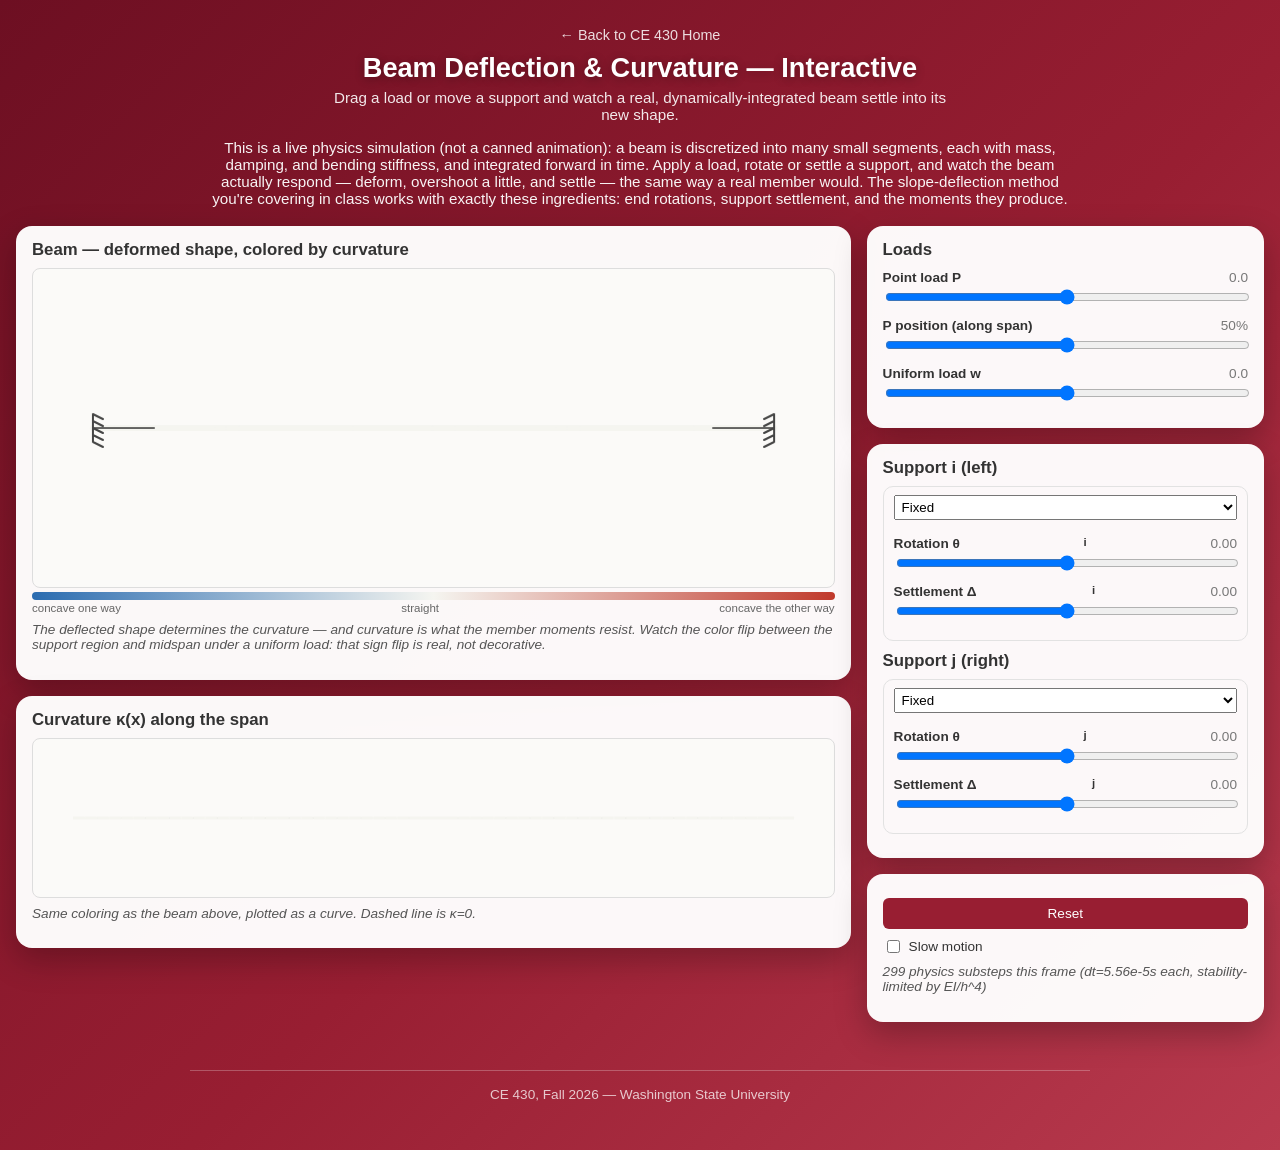
<file: chapter_3/slope_deflection/index.html>
<!DOCTYPE html>
<html lang="en">
<head>
<meta charset="UTF-8">
<meta name="viewport" content="width=device-width, initial-scale=1">
<title>CE 430 — Beam Deflection &amp; Curvature (Interactive)</title>
<style>
  * { box-sizing: border-box; }
  body {
    margin: 0;
    font-family: 'Segoe UI', Tahoma, Geneva, Verdana, sans-serif;
    background: linear-gradient(135deg, #6d0f22 0%, #981e32 55%, #b83a4e 100%);
    min-height: 100vh;
    color: #222;
  }
  header.hero-header {
    text-align: center;
    padding: 1.6rem 1.5rem 1rem;
    color: #fff;
  }
  header.hero-header a.back-link {
    color: rgba(255, 255, 255, 0.85);
    text-decoration: none;
    font-size: 0.9rem;
    display: inline-block;
    margin-bottom: 0.6rem;
  }
  header.hero-header a.back-link:hover { text-decoration: underline; }
  header.hero-header h1 {
    font-size: 1.7rem;
    margin: 0 0 0.3rem;
    text-shadow: 0 2px 10px rgba(0, 0, 0, 0.3);
  }
  header.hero-header p.subtitle-hero {
    font-size: 0.95rem;
    opacity: 0.9;
    margin: 0 auto;
    max-width: 640px;
  }
  .main-container {
    display: grid;
    grid-template-columns: 2.1fr 1fr;
    gap: 16px;
    max-width: 1300px;
    margin: 0 auto 2rem;
    padding: 0 16px;
  }
  @media (max-width: 900px) {
    .main-container { grid-template-columns: 1fr; }
  }
  .box {
    background: rgba(255, 255, 255, 0.97);
    border-radius: 16px;
    padding: 14px 16px;
    box-shadow: 0 12px 32px rgba(0, 0, 0, 0.25);
    margin-bottom: 16px;
  }
  .box h2 {
    margin: 0 0 8px;
    font-size: 1.05rem;
    color: #333;
  }
  canvas { display: block; width: 100%; background: #fbfaf8; border-radius: 8px; }
  #beamCanvas { height: 320px; border: 1px solid #ddd; }
  #curvCanvas { height: 160px; border: 1px solid #ddd; }
  .caption {
    font-size: 0.85rem;
    color: #555;
    margin-top: 8px;
    font-style: italic;
  }
  .intro {
    color: #fff;
    max-width: 900px;
    margin: 0 auto 1.2rem;
    text-align: center;
    font-size: 0.95rem;
    opacity: 0.95;
    padding: 0 16px;
  }
  .control-group {
    margin: 10px 0;
    font-size: 0.85rem;
  }
  .control-group label {
    display: flex;
    justify-content: space-between;
    font-weight: 600;
    color: #333;
    margin-bottom: 2px;
  }
  .control-group input[type="range"] { width: 100%; }
  .control-group .val { font-weight: 400; color: #777; }
  .end-group {
    border: 1px solid #e2e2e2;
    border-radius: 10px;
    padding: 8px 10px;
    margin-bottom: 10px;
  }
  .end-group h3 {
    margin: 0 0 6px;
    font-size: 0.9rem;
    color: var(--accent, #981e32);
  }
  select { width: 100%; padding: 3px; margin-bottom: 6px; }
  .btn-row { display: flex; gap: 8px; margin-top: 10px; }
  button {
    flex: 1;
    background: #981e32;
    color: #fff;
    border: none;
    border-radius: 6px;
    padding: 8px 10px;
    font-size: 0.85rem;
    cursor: pointer;
  }
  button:hover { opacity: 0.85; }
  label.toggle {
    display: flex;
    align-items: center;
    gap: 6px;
    font-weight: 400;
    font-size: 0.85rem;
    color: #333;
    margin-top: 8px;
  }
  .legend {
    display: flex;
    justify-content: space-between;
    font-size: 0.72rem;
    color: #666;
    margin-top: 2px;
  }
  .legend-bar {
    height: 8px;
    border-radius: 4px;
    background: linear-gradient(90deg, #2b6cb0 0%, #f5f5f0 50%, #c0392b 100%);
    margin-top: 4px;
  }
  footer.site-footer {
    max-width: 900px;
    margin: 0 auto;
    padding: 1rem 1.5rem 3rem;
    font-family: Arial, Helvetica, sans-serif;
    color: rgba(255, 255, 255, 0.75);
    font-size: 0.85rem;
    border-top: 1px solid rgba(255, 255, 255, 0.25);
    text-align: center;
  }
</style>
</head>
<body>
<header class="hero-header">
<a class="back-link" href="../../index.html">&larr; Back to CE 430 Home</a>
<h1>Beam Deflection &amp; Curvature &mdash; Interactive</h1>
<p class="subtitle-hero">Drag a load or move a support and watch a real,
dynamically-integrated beam settle into its new shape.</p>
</header>

<p class="intro">This is a live physics simulation (not a canned
animation): a beam is discretized into many small segments, each with
mass, damping, and bending stiffness, and integrated forward in time.
Apply a load, rotate or settle a support, and watch the beam actually
respond &mdash; deform, overshoot a little, and settle &mdash; the same
way a real member would. The slope-deflection method you're covering in
class works with exactly these ingredients: end rotations, support
settlement, and the moments they produce.</p>

<div class="main-container">
  <div>
    <div class="box">
      <h2>Beam &mdash; deformed shape, colored by curvature</h2>
      <canvas id="beamCanvas"></canvas>
      <div class="legend-bar"></div>
      <div class="legend"><span>concave one way</span><span>straight</span><span>concave the other way</span></div>
      <p class="caption">The deflected shape determines the curvature &mdash;
      and curvature is what the member moments resist. Watch the color
      flip between the support region and midspan under a uniform load:
      that sign flip is real, not decorative.</p>
    </div>
    <div class="box">
      <h2>Curvature &kappa;(x) along the span</h2>
      <canvas id="curvCanvas"></canvas>
      <p class="caption">Same coloring as the beam above, plotted as a
      curve. Dashed line is &kappa;=0.</p>
    </div>
  </div>

  <div>
    <div class="box">
      <h2>Loads</h2>
      <div class="control-group">
        <label>Point load P <span class="val" id="valP">0.0</span></label>
        <input type="range" id="sliderP" min="-4" max="4" step="0.1" value="0">
      </div>
      <div class="control-group">
        <label>P position (along span) <span class="val" id="valXP">50%</span></label>
        <input type="range" id="sliderXP" min="0.05" max="0.95" step="0.01" value="0.5">
      </div>
      <div class="control-group">
        <label>Uniform load w <span class="val" id="valW">0.0</span></label>
        <input type="range" id="sliderW" min="-4" max="4" step="0.1" value="0">
      </div>
    </div>

    <div class="box">
      <h2>Support i (left)</h2>
      <div class="end-group">
        <select id="typeI">
          <option value="fixed">Fixed</option>
          <option value="pinned">Pinned</option>
        </select>
        <div class="control-group">
          <label>Rotation &theta;<sub>i</sub> <span class="val" id="valThetaI">0.00</span></label>
          <input type="range" id="sliderThetaI" min="-0.35" max="0.35" step="0.01" value="0">
        </div>
        <div class="control-group">
          <label>Settlement &Delta;<sub>i</sub> <span class="val" id="valDeltaI">0.00</span></label>
          <input type="range" id="sliderDeltaI" min="-0.15" max="0.15" step="0.005" value="0">
        </div>
      </div>
      <h2>Support j (right)</h2>
      <div class="end-group">
        <select id="typeJ">
          <option value="fixed">Fixed</option>
          <option value="pinned">Pinned</option>
        </select>
        <div class="control-group">
          <label>Rotation &theta;<sub>j</sub> <span class="val" id="valThetaJ">0.00</span></label>
          <input type="range" id="sliderThetaJ" min="-0.35" max="0.35" step="0.01" value="0">
        </div>
        <div class="control-group">
          <label>Settlement &Delta;<sub>j</sub> <span class="val" id="valDeltaJ">0.00</span></label>
          <input type="range" id="sliderDeltaJ" min="-0.15" max="0.15" step="0.005" value="0">
        </div>
      </div>
    </div>

    <div class="box">
      <div class="btn-row">
        <button id="btnReset">Reset</button>
      </div>
      <label class="toggle"><input type="checkbox" id="chkSlow"> Slow motion</label>
      <p class="caption" id="substepInfo"></p>
    </div>
  </div>
</div>

<footer class="site-footer">
CE 430, Fall 2026 — Washington State University
</footer>

<script src="beam_solver.js"></script>
<script>
(function () {
  'use strict';

  const solver = new BeamSolver({ N: 60, L: 1, EI: 1, mLin: 1, zeta: 0.09 });
  solver.setBoundary({ type: 'fixed', theta: 0, delta: 0 }, { type: 'fixed', theta: 0, delta: 0 });
  solver.snapBoundary();

  const beamCanvas = document.getElementById('beamCanvas');
  const curvCanvas = document.getElementById('curvCanvas');
  const beamCtx = beamCanvas.getContext('2d');
  const curvCtx = curvCanvas.getContext('2d');

  function fitCanvas(c) {
    const rect = c.getBoundingClientRect();
    const dpr = window.devicePixelRatio || 1;
    c.width = Math.max(200, rect.width * dpr);
    c.height = Math.max(120, rect.height * dpr);
    return dpr;
  }

  const ui = {
    P: document.getElementById('sliderP'),
    xP: document.getElementById('sliderXP'),
    w: document.getElementById('sliderW'),
    typeI: document.getElementById('typeI'),
    thetaI: document.getElementById('sliderThetaI'),
    deltaI: document.getElementById('sliderDeltaI'),
    typeJ: document.getElementById('typeJ'),
    thetaJ: document.getElementById('sliderThetaJ'),
    deltaJ: document.getElementById('sliderDeltaJ'),
    slow: document.getElementById('chkSlow'),
    reset: document.getElementById('btnReset'),
  };
  const out = {
    P: document.getElementById('valP'),
    xP: document.getElementById('valXP'),
    w: document.getElementById('valW'),
    thetaI: document.getElementById('valThetaI'),
    deltaI: document.getElementById('valDeltaI'),
    thetaJ: document.getElementById('valThetaJ'),
    deltaJ: document.getElementById('valDeltaJ'),
    substep: document.getElementById('substepInfo'),
  };

  function updateThetaEnabled() {
    ui.thetaI.disabled = ui.typeI.value !== 'fixed';
    ui.thetaJ.disabled = ui.typeJ.value !== 'fixed';
    if (ui.typeI.value !== 'fixed') { ui.thetaI.value = 0; out.thetaI.textContent = '0.00'; }
    if (ui.typeJ.value !== 'fixed') { ui.thetaJ.value = 0; out.thetaJ.textContent = '0.00'; }
  }

  function readControls() {
    const P = parseFloat(ui.P.value);
    const xP = parseFloat(ui.xP.value) * solver.L;
    const w = parseFloat(ui.w.value);
    out.P.textContent = P.toFixed(1);
    out.xP.textContent = Math.round(parseFloat(ui.xP.value) * 100) + '%';
    out.w.textContent = w.toFixed(1);
    solver.setLoad({ P, xP, w });

    const thetaI = parseFloat(ui.thetaI.value);
    const deltaI = parseFloat(ui.deltaI.value);
    const thetaJ = parseFloat(ui.thetaJ.value);
    const deltaJ = parseFloat(ui.deltaJ.value);
    out.thetaI.textContent = thetaI.toFixed(2);
    out.deltaI.textContent = deltaI.toFixed(2);
    out.thetaJ.textContent = thetaJ.toFixed(2);
    out.deltaJ.textContent = deltaJ.toFixed(2);

    solver.setBoundary(
      { type: ui.typeI.value, theta: thetaI, delta: deltaI },
      { type: ui.typeJ.value, theta: thetaJ, delta: deltaJ }
    );
  }

  [ui.P, ui.xP, ui.w, ui.thetaI, ui.deltaI, ui.thetaJ, ui.deltaJ].forEach((el) =>
    el.addEventListener('input', readControls)
  );
  [ui.typeI, ui.typeJ].forEach((el) =>
    el.addEventListener('change', () => {
      updateThetaEnabled();
      readControls();
    })
  );
  ui.reset.addEventListener('click', () => {
    ui.P.value = 0; ui.xP.value = 0.5; ui.w.value = 0;
    ui.typeI.value = 'fixed'; ui.thetaI.value = 0; ui.deltaI.value = 0;
    ui.typeJ.value = 'fixed'; ui.thetaJ.value = 0; ui.deltaJ.value = 0;
    updateThetaEnabled();
    readControls();
    solver.v.fill(0);
    solver.vel.fill(0);
  });

  // Diverging color scale for curvature: blue (one sense) - near-white
  // (straight) - red (opposite sense), auto-scaled to the current max
  // |curvature| along the span each frame.
  function curvColor(kappa, kMax) {
    const t = kMax > 1e-9 ? Math.max(-1, Math.min(1, kappa / kMax)) : 0;
    let r, g, b;
    if (t >= 0) {
      r = 245 + t * (192 - 245);
      g = 245 + t * (57 - 245);
      b = 240 + t * (42 - 240);
    } else {
      const u = -t;
      r = 245 + u * (43 - 245);
      g = 245 + u * (108 - 245);
      b = 240 + u * (176 - 240);
    }
    return `rgb(${r | 0},${g | 0},${b | 0})`;
  }

  function drawSupport(ctx, x, y, type, mirrored) {
    ctx.save();
    ctx.translate(x, y);
    ctx.strokeStyle = '#444';
    ctx.fillStyle = '#444';
    ctx.lineWidth = 2;
    if (type === 'pinned') {
      ctx.beginPath();
      ctx.moveTo(0, 0);
      ctx.lineTo(-10, 18);
      ctx.lineTo(10, 18);
      ctx.closePath();
      ctx.stroke();
    } else {
      ctx.beginPath();
      const dx = mirrored ? -1 : 1;
      ctx.moveTo(0, -14);
      ctx.lineTo(0, 14);
      for (let i = -14; i <= 14; i += 7) {
        ctx.moveTo(0, i);
        ctx.lineTo(dx * 10, i + 5);
      }
      ctx.stroke();
    }
    ctx.restore();
  }

  function draw() {
    const dprB = fitCanvas(beamCanvas);
    const dprC = fitCanvas(curvCanvas);
    const W = beamCanvas.width, H = beamCanvas.height;
    beamCtx.clearRect(0, 0, W, H);

    const marginX = 60 * dprB, marginY = 40 * dprB;
    const plotW = W - 2 * marginX, plotH = H - 2 * marginY;
    const vScale = plotH / 2 / 0.45; // solver v-units -> px; 0.45 gives headroom above the ~0.40 max observed in stress-testing every slider at its extreme simultaneously
    const xToPx = (x) => marginX + (x / solver.L) * plotW;
    const vToPx = (v) => marginY + plotH / 2 + v * vScale;

    // reference datum + chord
    beamCtx.strokeStyle = '#bbb';
    beamCtx.setLineDash([4 * dprB, 4 * dprB]);
    beamCtx.lineWidth = 1;
    beamCtx.beginPath();
    beamCtx.moveTo(xToPx(0), vToPx(solver.v[0]));
    beamCtx.lineTo(xToPx(solver.L), vToPx(solver.v[solver.N]));
    beamCtx.stroke();
    beamCtx.setLineDash([]);

    // curvature-colored beam as a sequence of short segments
    const kappa = solver.curvature();
    let kMax = 1e-6;
    for (let k = 0; k <= solver.N; k++) kMax = Math.max(kMax, Math.abs(kappa[k]));

    beamCtx.lineWidth = 6 * dprB;
    beamCtx.lineCap = 'round';
    for (let k = 0; k < solver.N; k++) {
      const x0 = (k * solver.L) / solver.N, x1 = ((k + 1) * solver.L) / solver.N;
      const kAvg = (kappa[k] + kappa[k + 1]) / 2;
      beamCtx.strokeStyle = curvColor(kAvg, kMax);
      beamCtx.beginPath();
      beamCtx.moveTo(xToPx(x0), vToPx(solver.v[k]));
      beamCtx.lineTo(xToPx(x1), vToPx(solver.v[k + 1]));
      beamCtx.stroke();
    }

    // end tangent indicators (make theta, psi visible)
    beamCtx.strokeStyle = '#333';
    beamCtx.lineWidth = 1.5 * dprB;
    const tanLen = 0.09 * solver.L;
    beamCtx.beginPath();
    beamCtx.moveTo(xToPx(0), vToPx(solver.v[0] - tanLen * solver.endI.theta));
    beamCtx.lineTo(xToPx(tanLen), vToPx(solver.v[0] + tanLen * solver.endI.theta));
    beamCtx.moveTo(xToPx(solver.L - tanLen), vToPx(solver.v[solver.N] - tanLen * solver.endJ.theta));
    beamCtx.lineTo(xToPx(solver.L), vToPx(solver.v[solver.N] + tanLen * solver.endJ.theta));
    beamCtx.stroke();

    // supports
    drawSupport(beamCtx, xToPx(0), vToPx(solver.v[0]), solver.endI.type, false);
    drawSupport(beamCtx, xToPx(solver.L), vToPx(solver.v[solver.N]), solver.endJ.type, true);

    // point load arrow
    if (Math.abs(solver.P) > 1e-6) {
      const xp = solver.xP;
      const kp = Math.round(xp / solver.h);
      const vAt = solver.v[kp];
      const dir = solver.P > 0 ? 1 : -1;
      const len = 26 * dprB;
      beamCtx.strokeStyle = '#1a7f37';
      beamCtx.fillStyle = '#1a7f37';
      beamCtx.lineWidth = 2.5 * dprB;
      const y0 = vToPx(vAt) - dir * len;
      const y1 = vToPx(vAt) - dir * 4;
      beamCtx.beginPath();
      beamCtx.moveTo(xToPx(xp), y0);
      beamCtx.lineTo(xToPx(xp), y1);
      beamCtx.moveTo(xToPx(xp) - 5, y1 - dir * 7);
      beamCtx.lineTo(xToPx(xp), y1);
      beamCtx.lineTo(xToPx(xp) + 5, y1 - dir * 7);
      beamCtx.stroke();
    }

    // uniform load arrows
    if (Math.abs(solver.w) > 1e-6) {
      const dir = solver.w > 0 ? 1 : -1;
      beamCtx.strokeStyle = '#1a7f37';
      beamCtx.lineWidth = 1.5 * dprB;
      for (let f = 0.08; f <= 0.92; f += 0.12) {
        const x = f * solver.L;
        const k = Math.round(x / solver.h);
        const vAt = solver.v[k];
        const y0 = vToPx(vAt) - dir * 16 * dprB;
        const y1 = vToPx(vAt) - dir * 3;
        beamCtx.beginPath();
        beamCtx.moveTo(xToPx(x), y0);
        beamCtx.lineTo(xToPx(x), y1);
        beamCtx.moveTo(xToPx(x) - 3, y1 - dir * 5);
        beamCtx.lineTo(xToPx(x), y1);
        beamCtx.lineTo(xToPx(x) + 3, y1 - dir * 5);
        beamCtx.stroke();
      }
    }

    // --- curvature plot ---
    const Wc = curvCanvas.width, Hc = curvCanvas.height;
    curvCtx.clearRect(0, 0, Wc, Hc);
    const mX = 40 * dprC, mY = 16 * dprC;
    const pW = Wc - 2 * mX, pH = Hc - 2 * mY;
    const xToPxC = (x) => mX + (x / solver.L) * pW;
    const kToPxC = (kv) => mY + pH / 2 - (kv / kMax) * (pH / 2 - 6 * dprC);

    curvCtx.strokeStyle = '#bbb';
    curvCtx.setLineDash([4 * dprC, 4 * dprC]);
    curvCtx.beginPath();
    curvCtx.moveTo(mX, mY + pH / 2);
    curvCtx.lineTo(mX + pW, mY + pH / 2);
    curvCtx.stroke();
    curvCtx.setLineDash([]);

    curvCtx.lineWidth = 3 * dprC;
    for (let k = 0; k < solver.N; k++) {
      const x0 = (k * solver.L) / solver.N, x1 = ((k + 1) * solver.L) / solver.N;
      const kAvg = (kappa[k] + kappa[k + 1]) / 2;
      curvCtx.strokeStyle = curvColor(kAvg, kMax);
      curvCtx.beginPath();
      curvCtx.moveTo(xToPxC(x0), kToPxC(kappa[k]));
      curvCtx.lineTo(xToPxC(x1), kToPxC(kappa[k + 1]));
      curvCtx.stroke();
    }
  }

  let lastT = null;
  function frame(t) {
    if (lastT === null) lastT = t;
    let dt = (t - lastT) / 1000;
    lastT = t;
    dt = Math.min(dt, 1 / 20); // clamp huge gaps (tab switch, etc.)
    if (ui.slow.checked) dt *= 0.2;
    const nSub = solver.advance(dt);
    out.substep.textContent = nSub + ' physics substeps this frame (dt=' +
      solver.stableDt().toExponential(2) + 's each, stability-limited by EI/h^4)';
    draw();
    requestAnimationFrame(frame);
  }

  updateThetaEnabled();
  readControls();
  window.addEventListener('resize', draw);
  requestAnimationFrame(frame);
})();
</script>
</body>
</html>
</file>
